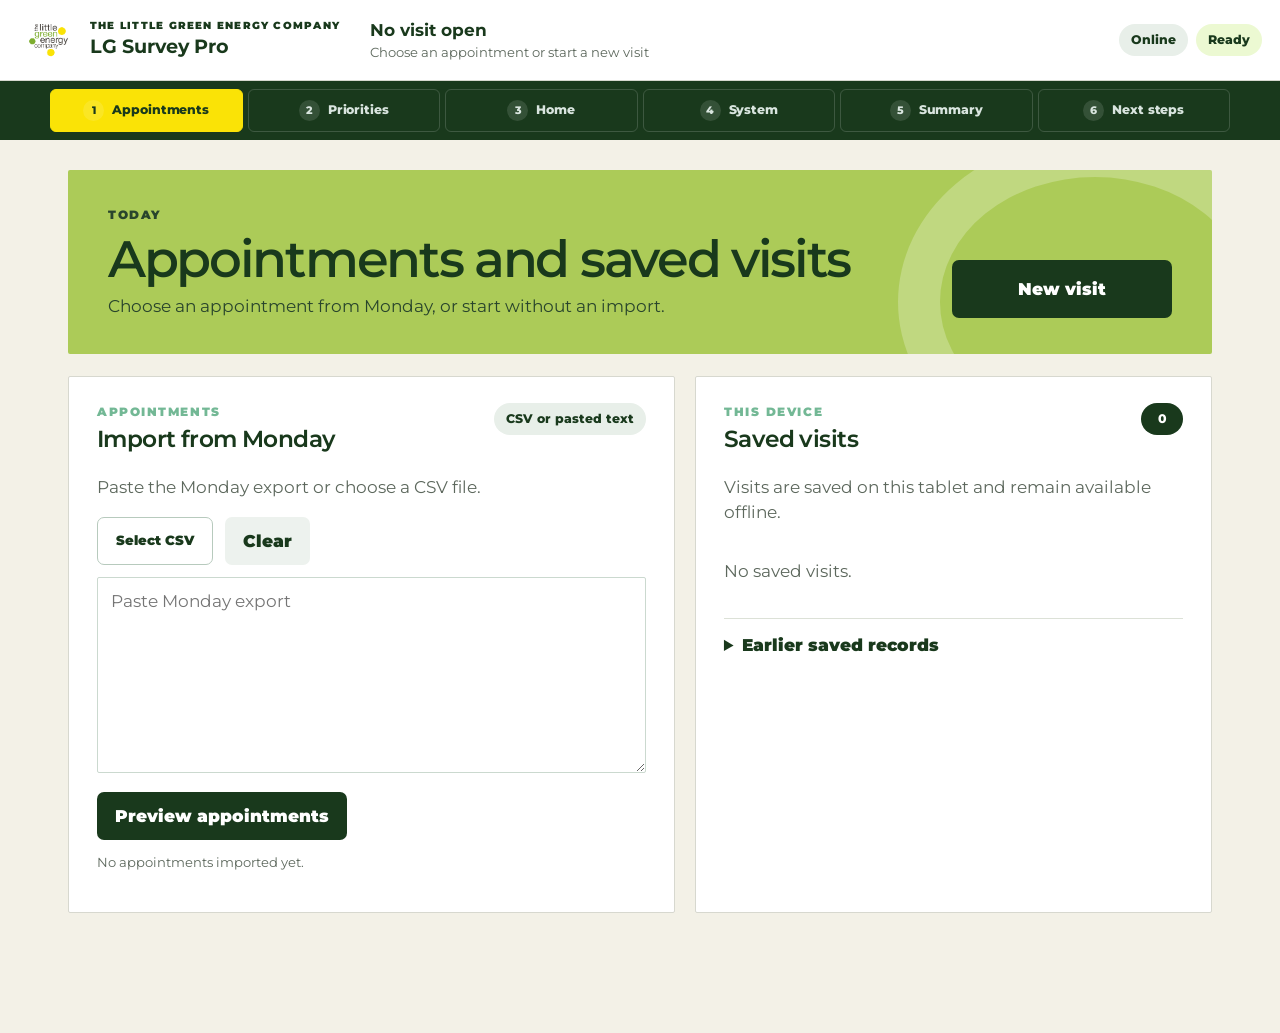
<file: index.html>
<!doctype html>
<html lang="en">
<head>
  <meta charset="utf-8">
  <meta name="viewport" content="width=device-width,initial-scale=1,viewport-fit=cover">
  <meta name="theme-color" content="#073b2a">
  <meta name="lg-survey-version" content="v4.0.0-preview">
  <title>LG Survey Pro</title>
  <link rel="icon" href="icon.svg" type="image/svg+xml">
  <link rel="manifest" href="manifest.json">
  <link rel="stylesheet" href="styles.css">
  <link rel="stylesheet" href="brand.css">
  <script src="vendor/pdf-lib.min.js" defer></script>
  <script type="module" src="app.js"></script>
</head>
<body>
  <header class="appHeader">
    <button class="brand" id="homeButton" aria-label="Return to visits">
      <img src="tlgec-logo.png" alt="The Little Green Energy Company">
      <span><small>THE LITTLE GREEN ENERGY COMPANY</small><strong>LG Survey Pro</strong></span>
    </button>
    <div class="visitIdentity">
      <strong id="activeCustomer">No visit open</strong>
      <span id="activeAddress">Choose an appointment or start a new visit</span>
    </div>
    <div class="saveCluster" aria-live="polite">
      <span id="connectionBadge" class="statusPill">Checking</span>
      <span id="saveBadge" class="statusPill saved">Ready</span>
    </div>
  </header>

  <nav class="journeyNav" id="journeyNav" aria-label="Visit sections">
    <button data-screen="visits" class="active"><span>1</span>Appointments</button>
    <button data-screen="conversation"><span>2</span>Priorities</button>
    <button data-screen="home"><span>3</span>Home</button>
    <button data-screen="solution"><span>4</span>System</button>
    <button data-screen="review"><span>5</span>Summary</button>
    <button data-screen="close"><span>6</span>Next steps</button>
  </nav>

  <main>
    <section class="screen active" id="screen-visits">
      <div class="startHero">
        <div>
          <span class="eyebrow">Today</span>
          <h1>Appointments and saved visits</h1>
          <p>Choose an appointment from Monday, or start without an import.</p>
        </div>
        <button class="primary large" id="newVisitTop">New visit</button>
      </div>

      <div class="workspaceGrid">
        <article class="card importCard">
          <div class="cardHeading">
            <div><span class="eyebrow">Appointments</span><h2>Import from Monday</h2></div>
            <span class="tag">CSV or pasted text</span>
          </div>
          <p>Paste the Monday export or choose a CSV file.</p>
          <div class="buttonRow">
            <label class="secondary fileButton">Select CSV<input id="mondayFile" type="file" accept=".csv,text/csv" hidden></label>
            <button class="quiet" id="clearImport">Clear</button>
          </div>
          <textarea id="mondayPaste" rows="7" placeholder="Paste Monday export"></textarea>
          <button class="primary" id="previewMonday">Preview appointments</button>
          <p class="fieldHelp" id="importStatus" role="status">No appointments imported yet.</p>
          <div id="importPreview" class="appointmentList"></div>
        </article>

        <article class="card savedCard">
          <div class="cardHeading"><div><span class="eyebrow">This device</span><h2>Saved visits</h2></div><span class="count" id="savedCount">0</span></div>
          <p>Visits are saved on this tablet and remain available offline.</p>
          <div id="savedVisits" class="savedList"></div>
          <details class="legacyPanel">
            <summary>Earlier saved records</summary>
            <p>Records from an earlier version are available to download.</p>
            <div id="legacyVisits" class="savedList compact"></div>
          </details>
        </article>
      </div>
    </section>

    <section class="screen" id="screen-conversation">
      <div class="sectionIntro">
        <div><span class="eyebrow">Your priorities</span><h1>What matters to you?</h1><p>Your home, energy use and what you would like to achieve.</p></div>
        <span class="stageCue">Priorities</span>
      </div>

      <article class="card compactCard">
        <div class="cardHeading"><div><h2>Contact and energy details</h2></div><span class="tag" id="importSource">New visit</span></div>
        <div class="formGrid three">
          <label>First name<input data-bind="customer.firstName" autocomplete="given-name"></label>
          <label>Surname<input data-bind="customer.lastName" autocomplete="family-name"></label>
          <label>Email<input data-bind="customer.email" type="email" autocomplete="email"></label>
          <label>Phone<input data-bind="customer.phone" autocomplete="tel"></label>
          <label class="span2">Address<input data-bind="customer.address" autocomplete="street-address"></label>
        </div>
        <div class="promptBlock">
          <span class="prompt">Energy use</span>
          <div class="choiceRow" data-choice="readiness.billStatus">
            <button data-value="received">Bill available</button><button data-value="requested">Bill requested</button><button data-value="unavailable">Not available</button>
          </div>
          <div class="formGrid three slim">
            <label>Annual use (kWh)<input data-bind="energy.annualKwh" type="number" inputmode="decimal"></label>
            <label>Annual spend (£)<input data-bind="energy.annualSpend" type="number" inputmode="decimal"></label>
            <label>Import rate (p/kWh)<input data-bind="energy.importRate" type="number" inputmode="decimal"></label>
            <label>Export rate (p/kWh)<input data-bind="energy.exportRate" type="number" inputmode="decimal"></label>
            <label>Off-peak rate (p/kWh)<input data-bind="energy.offPeakRate" type="number" inputmode="decimal" placeholder="Only if applicable"></label>
            <label>Off-peak window (hours)<input data-bind="energy.offPeakHours" type="number" min="0" step="0.5" inputmode="decimal"></label>
            <label>Maximum charge power (kW)<input data-bind="energy.offPeakChargeKw" type="number" min="0" step="0.1" inputmode="decimal"></label>
            <label class="span2">Remaining peak use available to shift (kWh/day)<input data-bind="energy.eligiblePeakKwhPerDay" type="number" min="0" step="0.1" inputmode="decimal" placeholder="Leave blank if unknown"></label>
          </div>
          <p class="fieldHelp">Off-peak savings are included only when a rate and shiftable peak use are entered.</p>
        </div>
      </article>

      <article class="card conversationCard">
        <div class="promptBlock">
          <span class="prompt">Who is involved in the decision?</span>
          <div class="choiceRow" data-choice="discovery.decisionMakers">
            <button data-value="Everyone is here">Everyone involved is here</button><button data-value="Someone else is involved">Someone else is involved</button><button data-value="Customer deciding alone">Just me</button>
          </div>
        </div>
        <div class="promptBlock">
          <span class="prompt">What matters most to you?</span>
          <div class="choiceGrid" data-multi-choice="discovery.goals">
            <button data-value="Lower bills">Lower bills</button><button data-value="Energy independence">Energy independence</button><button data-value="Backup protection">Backup protection</button><button data-value="Lower carbon">Lower carbon</button><button data-value="Future-proof the home">Future-proof the home</button><button data-value="Make better use of existing solar">Use existing solar better</button>
          </div>
        </div>
        <div class="promptBlock">
          <span class="prompt">How might the project be funded?</span>
          <div class="choiceGrid" data-choice="discovery.financeRoute">
            <button data-value="Own savings / cash">Savings / cash</button><button data-value="Company finance">Finance</button><button data-value="Green mortgage or incentive">Green mortgage / incentive</button><button data-value="Unsure">Not sure yet</button>
          </div>
        </div>
        <div class="promptBlock">
          <span class="prompt">Any planned changes at home?</span>
          <div class="choiceGrid" data-multi-choice="discovery.futureLoads">
            <button data-value="Electric vehicle">Electric vehicle</button><button data-value="Heat pump">Heat pump</button><button data-value="Home working">More home working</button><button data-value="Growing household">Growing household</button><button data-value="Nothing planned">Nothing planned</button>
          </div>
        </div>
        <div class="promptBlock twoPrompt">
          <div><span class="prompt">How important is backup power?</span><div class="choiceRow" data-choice="discovery.backupNeed"><button data-value="Important">Important</button><button data-value="Nice to have">Nice to have</button><button data-value="Not a priority">Not a priority</button></div></div>
          <div><span class="prompt">Preferred timing</span><div class="choiceRow" data-choice="discovery.timeline"><button data-value="As soon as practical">Soon</button><button data-value="Within 3 months">Within 3 months</button><button data-value="Exploring for later">Exploring</button></div></div>
        </div>
        <div class="commitmentPrompt">
          <span class="eyebrow">Initial thoughts</span>
          <h2>If the proposal fits, how would you feel about moving forward?</h2>
          <div class="choiceRow light" data-choice="discovery.openingCommitment"><button data-value="Yes, if it works">Ready to move forward</button><button data-value="Possibly">Open to it</button><button data-value="I need to understand more">Still exploring</button></div>
        </div>
        <label>Questions or points to note<textarea data-bind="discovery.notes" rows="4" placeholder="Anything else to consider"></textarea></label>
      </article>
      <div class="pageActions"><button class="primary" data-next="home">Continue to home</button></div>
    </section>

    <section class="screen" id="screen-home">
      <div class="sectionIntro">
        <div><span class="eyebrow">Your home</span><h1>Home and installation details</h1><p>Roof, equipment locations and installation routes.</p></div>
        <span class="stageCue">Home</span>
      </div>

      <div class="workspaceGrid homeGrid">
        <article class="card">
          <h2>Roof and solar area</h2>
          <div class="formGrid two">
            <label>Proposed panel count<input data-bind="site.panelCount" type="number" min="0" inputmode="numeric"></label>
            <label>Electrical supply<select data-bind="site.supplyPhase"><option value="Single Phase">Single phase</option><option value="Three Phase">Three phase</option><option value="Needs confirmation">Needs confirmation</option></select></label>
            <label>Panel area and orientation<input data-bind="site.panelAreas" placeholder="Rear roof, south-west"></label>
          </div>
          <span class="prompt smallPrompt">Roof covering</span>
          <div class="choiceGrid roofChoices" data-choice="site.roofCovering"><button data-value="Concrete pantile">Concrete pantile</button><button data-value="Plain tile">Plain tile</button><button data-value="Slate">Slate</button><button data-value="Metal sheet">Metal sheet</button><button data-value="Fibre cement">Fibre cement</button><button data-value="Flat roof">Flat roof</button><button data-value="In-roof">In-roof</button><button data-value="Ground mount">Ground mount</button><button data-value="Other">Other</button></div>
          <span class="prompt smallPrompt">Mounting system</span>
          <div class="choiceGrid roofChoices" data-choice="site.framingKey"><button data-value="Pantile">Pantile</button><button data-value="Plain Tile">Plain tile</button><button data-value="Slate">Slate</button><button data-value="Trapezoidal">Trapezoidal</button><button data-value="Standing Seam">Standing seam</button><button data-value="Fibre Cement">Fibre cement</button><button data-value="Flat Roof">Flat roof</button><button data-value="In-Roof">In-roof</button><button data-value="Ground Screws">Ground mount</button></div>
          <label class="switchLine compactSwitch"><input type="checkbox" data-check="site.framingOverride.enabled"><span><strong>Different roof or mounting system</strong></span></label>
          <div id="framingOverrideFields" hidden><label>Description<input data-bind="site.framingOverride.description" placeholder="Roof and proposed fixing method"></label><p class="reviewNotice">The mounting and price will be confirmed before quotation.</p></div>
          <label>Roof notes<textarea data-bind="site.roofNotes" rows="5" placeholder="Shading, obstructions, condition or other observations"></textarea></label>
        </article>

        <article class="card">
          <h2>Installation plan</h2>
          <div class="formGrid two">
            <label>Battery location<input data-bind="site.locations.battery" placeholder="Garage wall"></label>
            <label>Inverter location<input data-bind="site.locations.inverter" placeholder="With battery / loft / utility"></label>
            <label>Gateway location<input data-bind="site.locations.gateway" placeholder="Near incoming supply"></label>
            <label>Meter box / supply<input data-bind="site.locations.meterBox" placeholder="External front wall"></label>
          </div>
          <div class="routeGrid">
            <div class="routeCard"><strong>AC cable route</strong><label>Run length (m)<input data-bind="site.cables.acMeters" type="number" min="0" inputmode="decimal"></label><label>Route<input data-bind="site.cables.acRoute"></label></div>
            <div class="routeCard"><strong>DC cable route</strong><label>Run length (m)<input data-bind="site.cables.dcMeters" type="number" min="0" inputmode="decimal"></label><label>Route<input data-bind="site.cables.dcRoute"></label></div>
          </div>
          <div class="reviewNotice" id="cableReview" hidden><strong>Cable route over 10 metres</strong><p>The final route and any allowance will be confirmed before quotation.</p></div>
          <div class="formGrid two">
            <label>Scaffolding<select data-bind="site.scaffold.required"><option value="unknown">To confirm</option><option value="yes">Required</option><option value="no">Not required</option></select></label>
            <label>Number of lifts<input data-bind="site.scaffold.lifts" type="number" min="0" inputmode="numeric"></label>
          </div>
          <label>Installation notes<textarea data-bind="site.technicalNotes" rows="4" placeholder="Access, constraints or other points to consider"></textarea></label>
        </article>
      </div>

      <article class="card mediaCard">
        <div class="cardHeading"><div><span class="eyebrow">Property</span><h2>Photos and video</h2></div><span class="count" id="mediaCount">0</span></div>
        <div class="mediaActions">
          <select id="mediaCategory"><option>Roof</option><option>Meter box</option><option>Battery / inverter location</option><option>Cable route</option><option>Access</option><option>Other</option></select>
          <label class="primary fileButton">Add photos or video<input id="mediaInput" type="file" accept="image/*,video/*" capture="environment" multiple hidden></label>
        </div>
        <div id="mediaGrid" class="mediaGrid"></div>
      </article>
      <div class="pageActions"><button class="secondary" id="fieldBackup">Download visit backup</button><button class="primary" data-next="solution">Continue to system</button></div>
    </section>

    <section class="screen" id="screen-solution">
      <div class="sectionIntro">
        <div><span class="eyebrow">System</span><h1>Proposed system</h1><p>Solar, storage and indicative pricing for this home.</p></div>
        <span class="stageCue">System</span>
      </div>

      <article class="card compactCard">
        <span class="prompt">System type</span>
        <div class="choiceRow largeChoices" data-choice="solution.systemType">
          <button data-value="solar-battery">Solar + battery</button><button data-value="solar-only">Solar only</button><button data-value="battery-only">Battery only</button>
        </div>
      </article>

      <div class="workspaceGrid solutionGrid">
        <article class="card" id="solarBuilder">
          <div class="cardHeading"><div><span class="eyebrow">Solar</span><h2>Panels and inverter</h2></div><span class="tag" id="solarSize">0 kWp</span></div>
          <span class="prompt smallPrompt">Panel</span>
          <div class="choiceGrid panelChoices" data-choice="solution.panelKey" id="panelChoices"><button data-value="sunpower-p7-500">SunPower P7 500W</button><button data-value="aiko-495">Aiko 495W</button><button data-value="trina-440">Trina 440W</button><button data-value="sunpower-m-475">SunPower M Class 475W</button></div>
          <div class="formGrid two"><label>Panel count<input data-bind="solution.panelCount" type="number" min="0" inputmode="numeric"></label><label id="panelDimensions">Panel dimensions</label></div>
          <label class="switchLine compactSwitch"><input type="checkbox" data-check="solution.panelOverride.enabled"><span><strong>Use a different panel</strong></span></label>
          <div id="panelOverrideFields" class="formGrid three" hidden><label>Manufacturer<input data-bind="solution.panelOverride.manufacturer"></label><label>Model<input data-bind="solution.panelOverride.model"></label><label>Power (W)<input data-bind="solution.panelOverride.watts" type="number"></label><label>Width (mm)<input data-bind="solution.panelOverride.widthMm" type="number"></label><label>Height (mm)<input data-bind="solution.panelOverride.heightMm" type="number"></label><label>Depth (mm)<input data-bind="solution.panelOverride.depthMm" type="number"></label><p class="reviewNotice span3">Product and price will be confirmed before quotation.</p></div>
          <span class="prompt smallPrompt">Inverter</span>
          <div class="choiceRow" data-choice="solution.inverterBrand"><button data-value="SigEnergy">Sigenergy</button><button data-value="SolarEdge">SolarEdge</button><button data-value="Powerwall3">Tesla Powerwall</button></div>
          <label id="sigControllerSolar">Sigenergy controller<select data-bind="solution.sigController" data-controller-select></select></label>
        </article>

        <article class="card" id="batteryBuilder">
          <div class="cardHeading"><div><span class="eyebrow">Storage</span><h2>Battery storage</h2></div><span class="tag" id="batteryCapacity">No battery</span></div>
          <div class="batterySuggestion" id="batterySuggestion"></div>
          <div class="productChoices" data-choice="solution.batteryBrand">
            <button data-value="Sigenergy"><img src="sigenergy-battery.webp" alt=""><span>Sigenergy</span></button>
            <button data-value="Tesla"><img src="tesla-powerwall.webp" alt=""><span>Tesla</span></button>
            <button data-value="None"><span>No battery</span></button>
          </div>
          <div id="sigBatteryFields" class="formGrid two">
            <label>Battery module<select data-bind="solution.sigModule"><option value="6">BAT 6</option><option value="10">BAT 10</option></select></label>
            <label>Quantity<input data-bind="solution.batteryQty" type="number" min="0" max="6" inputmode="numeric"></label>
            <label id="sigControllerBattery">Sigenergy controller<select data-bind="solution.sigController" data-controller-select></select></label>
            <label>Gateway<select data-bind="solution.gateway"><option value="yes">Included</option><option value="no">Not included</option></select></label>
          </div>
          <div id="teslaBatteryFields" class="formGrid two">
            <label>Powerwall 3 quantity<input data-bind="solution.batteryQty" type="number" min="0" max="6" inputmode="numeric"></label>
            <label>DC expansions<input data-bind="solution.expansionQty" type="number" min="0" max="5" inputmode="numeric"></label>
            <label>Gateway<select data-bind="solution.gateway"><option value="yes">Included</option><option value="no">Not included</option></select></label>
          </div>
        </article>
      </div>

      <article class="card priceCard">
        <div class="priceLead">
          <span class="eyebrow">Indicative installed price</span>
          <strong id="primaryPrice">Price unavailable</strong>
          <p id="pricingStatus">Complete the mapped product choices to calculate.</p>
        </div>
        <details class="internalDetails">
          <summary>Additional allowances</summary>
          <div class="internalGrid">
            <label><input type="checkbox" data-check="solution.extras.birdProtection"> Bird protection</label>
            <label><input type="checkbox" data-check="solution.extras.evCharger"> EV charger</label>
            <label><input type="checkbox" data-check="solution.extras.cableApproved"> Additional cabling</label>
            <label>Additional cabling cost allowance (£)<input data-bind="solution.extras.cableCost" type="number" min="0" inputmode="decimal"></label>
            <label>Groundworks / other cost allowance (£)<input data-bind="solution.extras.unusualCost" type="number" min="0" inputmode="decimal"></label>
            <label>Description<input data-bind="solution.extras.unusualLabel"></label>
            <label>Discount (£)<input data-bind="solution.priceControl.discount" data-money="discount" inputmode="decimal" placeholder="-500"></label>
            <label>Additional amount (£)<input data-bind="solution.priceControl.surcharge" data-money="positive" inputmode="decimal" placeholder="0"></label>
            <label>Final total override (£)<input data-bind="solution.priceControl.totalOverride" data-money="positive" inputmode="decimal" placeholder="Leave blank to calculate"></label>
            <button type="button" class="quiet" id="restoreCalculatedPrice">Use calculated price</button>
            <p class="fieldHelp span2" id="priceControlStatus">Using the calculated price.</p>
          </div>
        </details>
      </article>

      <article class="card secondaryOptionCard internalOnly">
        <label class="switchLine"><input type="checkbox" data-check="solution.secondary.enabled"><span><strong>Compare another option</strong></span></label>
        <div id="secondaryFields" hidden>
          <div class="formGrid three">
            <label>Option name<input data-bind="solution.secondary.name" placeholder="More storage"></label>
            <label>Panel count<input data-bind="solution.secondary.panelCount" type="number" min="0"></label>
            <label>Battery brand<select data-bind="solution.secondary.batteryBrand"><option>Sigenergy</option><option>Tesla</option><option>None</option></select></label>
            <label>Battery quantity<input data-bind="solution.secondary.batteryQty" type="number" min="0"></label>
            <label>DC expansions<input data-bind="solution.secondary.expansionQty" type="number" min="0"></label>
            <label>Summary<input data-bind="solution.secondary.note" placeholder="More overnight cover"></label>
            <label>Discount (£)<input data-bind="solution.secondary.priceControl.discount" data-money="discount" inputmode="decimal" placeholder="-500"></label>
            <label>Additional amount (£)<input data-bind="solution.secondary.priceControl.surcharge" data-money="positive" inputmode="decimal" placeholder="0"></label>
            <label>Final total override (£)<input data-bind="solution.secondary.priceControl.totalOverride" data-money="positive" inputmode="decimal" placeholder="Leave blank to calculate"></label>
            <button type="button" class="quiet" id="restoreSecondaryPrice">Use calculated price</button>
          </div>
          <p class="secondaryPrice" id="secondaryPrice"></p>
        </div>
      </article>
      <div class="pageActions"><button class="primary" data-next="review">Continue to summary</button></div>
    </section>

    <section class="screen customerScreen" id="screen-review">
      <div class="customerToolbar internalOnly">
        <button class="secondary" id="togglePresentation">Full-screen summary</button>
      </div>
      <div id="customerRecommendation" class="customerRecommendation"></div>
      <details class="card financePanel internalOnly">
        <summary>Finance illustration</summary>
        <label class="switchLine"><input type="checkbox" data-check="finance.enabled"><span><strong>Include a finance illustration</strong></span></label>
        <div id="financeFields" class="formGrid four" hidden>
          <label>System price used (£)<input id="financePrice" readonly></label>
          <label>Illustrative annual rate (%)<input data-bind="finance.annualRate" type="number" min="0" step="0.01" inputmode="decimal"></label>
          <label>Term (years)<input data-bind="finance.termYears" type="number" min="1" max="30" inputmode="numeric"></label>
          <div class="financeResult" id="financeResult"></div>
        </div>
        <p class="fieldHelp">Illustration only. Subject to the final scheme terms, eligibility and approval. This is not a finance offer.</p>
      </details>
      <div class="pageActions internalOnly"><button class="primary" data-next="close">Continue</button></div>
    </section>

    <section class="screen" id="screen-close">
      <div class="sectionIntro">
        <div><span class="eyebrow">Next steps</span><h1>What would you like to do next?</h1><p>Any questions can be noted below, along with the agreed next step.</p></div>
        <span class="stageCue">Next steps</span>
      </div>
      <article class="card closeCard">
        <span class="eyebrow">Your decision</span>
        <h2 id="closeQuestion">Does this proposal work for you?</h2>
        <div class="choiceGrid" data-choice="close.position"><button data-value="Yes - ready for the formal next step">Yes, take the next step</button><button data-value="Positive - needs time to consider">I would like some time</button><button data-value="Needs another person involved">I would like to involve someone else</button><button data-value="Not the right fit today">Not for me at the moment</button></div>
        <label>Questions or points to note<textarea data-bind="close.concerns" rows="4" placeholder="Anything else to consider"></textarea></label>
      </article>

      <article class="card outputCard">
        <div class="cardHeading"><div><span class="eyebrow">Your summary</span><h2>Indicative solution summary</h2></div><span class="tag">Indicative</span></div>
        <p>Download the summary, then open the email draft and attach the PDF.</p>
        <div class="outputActions">
          <button class="primary" id="downloadPdf">Download PDF</button>
          <button class="primary" id="openEmail">Open email draft</button>
        </div>
        <p class="fileInstruction" id="pdfInstruction">No PDF downloaded yet.</p>
      </article>

      <details class="card visitRecords">
        <summary>Visit records</summary>
        <div class="workspaceGrid">
          <article>
            <h2>Installation brief</h2>
            <button class="secondary" id="downloadTechnical">Download installation brief</button>
          </article>
          <article>
            <h2>Monday summary</h2>
            <button class="secondary" id="downloadCrm">Download Monday summary</button>
          </article>
        </div>
      </details>
      <div class="pageActions"><button class="quiet" data-next="visits">Back to visits</button><button class="primary" id="completeVisit">Save and finish</button></div>
    </section>
  </main>

  <div class="toast" id="toast" role="status" aria-live="polite"></div>
</body>
</html>
</file>
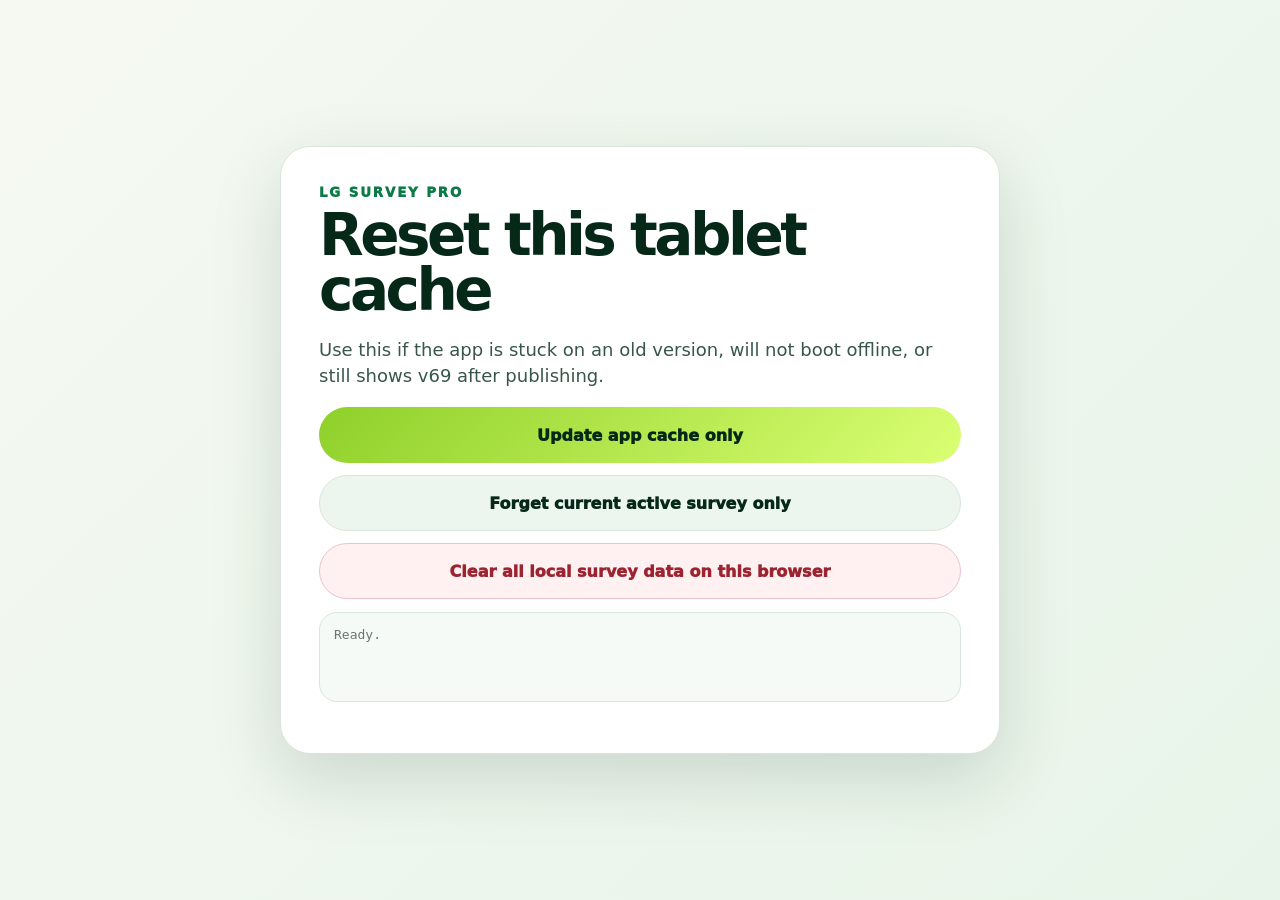
<file: reset.html>
<!doctype html>
<html lang="en">
<head>
  <meta charset="utf-8">
  <meta name="viewport" content="width=device-width,initial-scale=1,viewport-fit=cover">
  <meta name="theme-color" content="#062819">
  <title>LG Survey Pro reset</title>
  <style>
    :root{--deep:#062819;--green:#0b7a46;--lime:#8fd02a;--line:#d8e5dc;--muted:#64786e}
    *{box-sizing:border-box}
    body{margin:0;min-height:100vh;display:grid;place-items:center;padding:22px;background:linear-gradient(135deg,#f5f9f2,#e8f4e9);color:var(--deep);font-family:system-ui,-apple-system,BlinkMacSystemFont,"Segoe UI",Arial,sans-serif}
    .card{width:min(720px,100%);background:#fff;border:1px solid var(--line);border-radius:30px;padding:clamp(22px,4vw,38px);box-shadow:0 24px 70px rgba(6,40,25,.15)}
    small{display:block;color:var(--green);font-weight:950;letter-spacing:.14em;text-transform:uppercase}
    h1{margin:8px 0 10px;font-size:clamp(34px,6vw,58px);line-height:.96;letter-spacing:-.06em}
    p{color:#39564a;font-size:18px;line-height:1.45}
    button{display:block;width:100%;min-height:56px;margin:12px 0;border:0;border-radius:999px;padding:14px 18px;background:linear-gradient(135deg,var(--lime),#dbff73);color:var(--deep);font:inherit;font-weight:950}
    .secondary{background:#edf5ef;color:var(--deep);border:1px solid var(--line)}
    .danger{background:#fff1f1;color:#9c2430;border:1px solid #ecc3c8}
    pre{min-height:90px;white-space:pre-wrap;background:#f6faf6;border:1px solid var(--line);border-radius:18px;padding:14px;color:var(--muted);font-size:13px}
  </style>
</head>
<body>
  <main class="card">
    <small>LG Survey Pro</small>
    <h1>Reset this tablet cache</h1>
    <p>Use this if the app is stuck on an old version, will not boot offline, or still shows v69 after publishing.</p>
    <button id="cache">Update app cache only</button>
    <button class="secondary" id="active">Forget current active survey only</button>
    <button class="danger" id="all">Clear all local survey data on this browser</button>
    <pre id="status">Ready.</pre>
  </main>
  <script>
    const ACTIVE_SURVEY_KEYS = ['lg-v4-active-survey-id', 'lg-v2-active-survey-id'];
    const DB_NAME = 'lg-survey-pro-v2';
    const statusBox = document.getElementById('status');
    const log = text => { statusBox.textContent += `\n${text}`; };
    const appUrl = () => `./?v4reset=${Date.now()}`;

    async function cleanAppShell() {
      log('Removing service workers...');
      if ('serviceWorker' in navigator) {
        const regs = await navigator.serviceWorker.getRegistrations();
        await Promise.all(regs.map(reg => reg.unregister().catch(() => false)));
        log(`Service workers removed: ${regs.length}`);
      }
      if ('caches' in window) {
        const keys = await caches.keys();
        await Promise.all(keys.map(key => caches.delete(key)));
        log(`Caches cleared: ${keys.length}`);
      }
    }

    function deleteDb(name) {
      return new Promise(resolve => {
        const req = indexedDB.deleteDatabase(name);
        req.onsuccess = req.onerror = req.onblocked = () => resolve();
      });
    }

    async function clearSurveyData() {
      log('Clearing the survey database...');
      await deleteDb(DB_NAME);
      if (indexedDB.databases) {
        const dbs = await indexedDB.databases();
        await Promise.all(dbs
          .map(db => db.name)
          .filter(name => /survey|tlgec|lg/i.test(name || ''))
          .map(name => deleteDb(name)));
      }
      Object.keys(localStorage)
        .filter(key => /survey|tlgec|lg/i.test(key))
        .forEach(key => localStorage.removeItem(key));
      log('Local survey data cleared.');
    }

    document.getElementById('cache').onclick = async () => {
      statusBox.textContent = 'Working...';
      await cleanAppShell();
      location.replace(appUrl());
    };

    document.getElementById('active').onclick = async () => {
      statusBox.textContent = 'Working...';
      ACTIVE_SURVEY_KEYS.forEach(key => localStorage.removeItem(key));
      await cleanAppShell();
      log('Current active survey pointer cleared. Saved surveys are kept.');
      location.replace(appUrl());
    };

    document.getElementById('all').onclick = async () => {
      if (!confirm('This removes saved LG Survey data from this browser. Continue only if you have exported anything important.')) return;
      statusBox.textContent = 'Working...';
      await cleanAppShell();
      await clearSurveyData();
      location.replace(appUrl());
    };
  </script>
</body>
</html>
</file>
<file: styles.css>
:root{--forest:#073b2a;--forest-2:#0b5238;--lime:#b8ee32;--lime-2:#d9fa72;--cream:#f4f7f1;--paper:#fff;--ink:#10261d;--muted:#607168;--line:#dce6de;--warn:#fff5d6;--danger:#a83b2c;--shadow:0 12px 34px rgba(7,59,42,.09);--radius:24px}*{box-sizing:border-box}html{scroll-behavior:smooth}body{margin:0;background:var(--cream);color:var(--ink);font-family:Inter,Aptos,"Segoe UI",Arial,sans-serif;font-size:17px;line-height:1.45}button,input,select,textarea{font:inherit}button{cursor:pointer}.appHeader{position:sticky;top:0;z-index:30;display:grid;grid-template-columns:auto 1fr auto;gap:24px;align-items:center;padding:12px max(18px,env(safe-area-inset-left));background:rgba(255,255,255,.96);border-bottom:1px solid var(--line);backdrop-filter:blur(14px)}.brand{display:flex;align-items:center;gap:12px;border:0;background:none;text-align:left;color:var(--forest)}.brand img{width:54px;height:54px;object-fit:contain}.brand span{display:grid}.brand small{font-size:.64rem;font-weight:900;letter-spacing:.12em}.brand strong{font-size:1.2rem}.visitIdentity{display:grid;min-width:0}.visitIdentity strong,.visitIdentity span{white-space:nowrap;overflow:hidden;text-overflow:ellipsis}.visitIdentity span{font-size:.82rem;color:var(--muted)}.saveCluster{display:flex;gap:8px}.statusPill,.tag,.count,.stageCue{display:inline-flex;align-items:center;justify-content:center;border-radius:999px;padding:7px 12px;background:#e8efe9;color:var(--forest);font-weight:800;font-size:.78rem}.statusPill.saved{background:#ecf9d2}.journeyNav{position:sticky;top:79px;z-index:25;display:flex;gap:8px;padding:10px max(18px,calc((100vw - 1320px)/2));overflow-x:auto;background:var(--forest)}.journeyNav button{flex:1;min-width:130px;display:flex;align-items:center;justify-content:center;gap:8px;border:1px solid rgba(255,255,255,.17);border-radius:999px;padding:10px 14px;background:transparent;color:#d9e5df;font-weight:800}.journeyNav button span{display:grid;place-items:center;width:24px;height:24px;border-radius:50%;background:rgba(255,255,255,.12)}.journeyNav button.active{background:var(--lime);color:var(--forest);border-color:var(--lime)}main{max-width:1320px;margin:auto;padding:24px max(18px,env(safe-area-inset-left)) 100px}.screen{display:none}.screen.active{display:block}.startHero,.sectionIntro{display:flex;align-items:flex-end;justify-content:space-between;gap:28px;margin-bottom:24px;padding:34px;border-radius:32px;background:linear-gradient(120deg,var(--forest),#116a45);color:#fff;box-shadow:var(--shadow)}.startHero h1,.sectionIntro h1{max-width:780px;margin:5px 0 8px;font-size:clamp(2rem,4vw,3.65rem);line-height:1.02;letter-spacing:-.045em}.startHero p,.sectionIntro p{max-width:780px;margin:0;color:#d8e8df}.eyebrow{display:block;color:#73b895;font-size:.75rem;font-weight:900;letter-spacing:.13em;text-transform:uppercase}.startHero .eyebrow,.sectionIntro .eyebrow{color:var(--lime-2)}.stageCue{background:rgba(255,255,255,.14);color:white;font-size:1rem}.workspaceGrid{display:grid;grid-template-columns:1.08fr .92fr;gap:20px}.card{margin-bottom:20px;padding:26px;border:1px solid var(--line);border-radius:var(--radius);background:var(--paper);box-shadow:var(--shadow)}.card h2{margin:0 0 8px;font-size:1.45rem;letter-spacing:-.025em}.card p{color:var(--muted)}.cardHeading{display:flex;align-items:flex-start;justify-content:space-between;gap:18px;margin-bottom:14px}.cardHeading h2,.cardHeading p{margin:2px 0}.count{min-width:42px;background:var(--forest);color:#fff}.primary,.secondary,.quiet{min-height:48px;border-radius:14px;padding:11px 18px;font-weight:900}.primary{border:0;background:linear-gradient(135deg,#1eb058,var(--lime));color:var(--forest);box-shadow:0 8px 20px rgba(80,170,40,.18)}.primary.large{min-width:220px;min-height:58px}.secondary{border:1px solid #b7cabd;background:#fff;color:var(--forest)}.quiet{border:0;background:#edf2ee;color:var(--forest)}.buttonRow,.pageActions,.outputActions,.mediaActions{display:flex;align-items:center;gap:12px;flex-wrap:wrap}.fileButton{display:inline-flex;align-items:center;justify-content:center;cursor:pointer}.pageActions{justify-content:flex-end;margin-top:22px}.outputActions button{flex:1}.importCard textarea{width:100%;margin:12px 0}.fieldHelp{font-size:.82rem}.appointmentList,.savedList{display:grid;gap:10px;margin-top:14px}.appointmentItem,.savedItem{display:flex;align-items:center;justify-content:space-between;gap:14px;padding:15px;border:1px solid var(--line);border-radius:16px;background:#fbfdfb}.appointmentItem div,.savedItem div{display:grid}.appointmentItem span,.savedItem span{color:var(--muted);font-size:.8rem}.appointmentItem button,.savedItem button{border:0;border-radius:11px;padding:10px 14px;background:var(--forest);color:white;font-weight:800}.legacyPanel{margin-top:18px;border-top:1px solid var(--line);padding-top:14px}.legacyPanel summary,.internalDetails summary,.financePanel summary{cursor:pointer;color:var(--forest);font-weight:900}.formGrid{display:grid;gap:14px}.formGrid.two{grid-template-columns:repeat(2,minmax(0,1fr))}.formGrid.three{grid-template-columns:repeat(3,minmax(0,1fr))}.formGrid.four{grid-template-columns:repeat(4,minmax(0,1fr))}.formGrid.slim{margin-top:14px}.span2{grid-column:span 2}label{display:grid;gap:7px;color:#32473e;font-size:.83rem;font-weight:800}input,select,textarea{width:100%;min-height:48px;border:1px solid #cbd9cf;border-radius:13px;padding:11px 13px;background:#fff;color:var(--ink);outline:none}textarea{resize:vertical}input:focus,select:focus,textarea:focus{border-color:#2c9f60;box-shadow:0 0 0 4px rgba(44,159,96,.12)}.promptBlock{padding:20px 0;border-top:1px solid var(--line)}.promptBlock:first-child{padding-top:0;border-top:0}.prompt{display:block;margin-bottom:12px;color:var(--forest);font-size:1.15rem;font-weight:900}.smallPrompt{font-size:.85rem}.choiceRow,.choiceGrid{display:flex;flex-wrap:wrap;gap:10px}.choiceGrid button,.choiceRow button{min-height:46px;border:1px solid #b8cabf;border-radius:999px;padding:9px 16px;background:#fff;color:var(--forest);font-weight:800}.choiceGrid button.selected,.choiceRow button.selected{border-color:var(--forest);background:var(--forest);color:#fff;box-shadow:inset 0 0 0 2px var(--lime)}.largeChoices button{flex:1;min-width:190px;font-size:1.05rem}.twoPrompt{display:grid;grid-template-columns:1fr 1fr;gap:22px}.commitmentPrompt{margin:12px 0 24px;padding:26px;border-radius:22px;background:var(--forest);color:white}.commitmentPrompt h2{max-width:820px;margin:5px 0 18px;font-size:1.7rem}.choiceRow.light button{border-color:rgba(255,255,255,.35);background:rgba(255,255,255,.08);color:white}.choiceRow.light button.selected{background:var(--lime);color:var(--forest)}.routeGrid{display:grid;grid-template-columns:1fr 1fr;gap:12px;margin:18px 0}.routeCard{display:grid;gap:10px;padding:16px;border-radius:17px;background:#f3f7f3}.reviewNotice{margin:14px 0;padding:15px;border-radius:15px;background:var(--warn);border:1px solid #eedb95}.reviewNotice p{margin:2px 0}.mediaCard{margin-top:20px}.mediaActions{justify-content:space-between}.mediaActions select{max-width:300px}.mediaGrid{display:grid;grid-template-columns:repeat(4,minmax(0,1fr));gap:14px;margin-top:18px}.mediaItem{position:relative;overflow:hidden;border:1px solid var(--line);border-radius:16px;background:#f4f7f4}.mediaItem img,.mediaItem video{display:block;width:100%;height:170px;object-fit:cover}.mediaMeta{display:grid;gap:7px;padding:10px}.mediaMeta label{display:flex;align-items:center}.mediaMeta input[type=checkbox]{width:auto;min-height:0}.mediaMeta button{border:0;background:none;color:var(--danger);text-align:left}.productChoices{display:grid;grid-template-columns:repeat(3,1fr);gap:10px;margin:14px 0}.productChoices button{display:grid;place-items:center;gap:8px;min-height:130px;border:1px solid var(--line);border-radius:17px;background:#fff;color:var(--forest);font-weight:900}.productChoices button.selected{border:3px solid var(--lime);background:#f7ffe8}.productChoices img{width:92px;height:76px;object-fit:contain}.batterySuggestion{padding:13px;border-radius:14px;background:#eef5ef;color:var(--forest);font-size:.9rem}.priceCard{display:flex;align-items:center;justify-content:space-between;gap:30px;background:var(--forest);color:white}.priceLead strong{display:block;font-size:clamp(2.3rem,5vw,4rem);line-height:1}.priceLead p{margin:8px 0;color:#cfe0d6}.priceCard .eyebrow{color:var(--lime)}.internalDetails{min-width:min(100%,530px);padding:17px;border-radius:16px;background:white;color:var(--ink)}.internalGrid{display:grid;grid-template-columns:repeat(2,1fr);gap:12px;margin-top:14px}.internalGrid>label:has(input[type=checkbox]){display:flex;align-items:center}.internalGrid input[type=checkbox],.switchLine input{width:22px;min-height:22px}.switchLine{display:flex;align-items:center;gap:14px}.switchLine span{display:grid}.switchLine small{color:var(--muted)}.secondaryOptionCard{border-style:dashed}.secondaryPrice{font-size:1.3rem;font-weight:900;color:var(--forest)}.customerToolbar{display:flex;justify-content:space-between;gap:20px;align-items:center;margin-bottom:18px;padding:15px 20px;border-radius:18px;background:#e6eee8}.customerToolbar div{display:grid}.customerToolbar span{font-size:.82rem;color:var(--muted)}.customerRecommendation{overflow:hidden;border-radius:34px;background:#fff;box-shadow:0 22px 55px rgba(7,59,42,.13)}.recommendHero{display:grid;grid-template-columns:1.25fr .75fr;min-height:330px;background:linear-gradient(120deg,var(--forest),#146744);color:white}.recommendCopy{padding:46px}.recommendCopy h1{max-width:700px;margin:10px 0 14px;font-size:clamp(2.5rem,5vw,4.5rem);line-height:.98;letter-spacing:-.05em}.recommendCopy p{max-width:660px;color:#d8e8df}.recommendProduct{display:grid;place-items:center;padding:28px;background:radial-gradient(circle at 50% 45%,rgba(184,238,50,.24),transparent 55%)}.recommendProduct img{max-width:290px;max-height:260px;object-fit:contain;filter:drop-shadow(0 25px 20px rgba(0,0,0,.2))}.recommendBody{padding:34px 46px}.recommendMetrics{display:grid;grid-template-columns:repeat(4,1fr);gap:12px}.metric{padding:18px;border-radius:18px;background:#f1f6f2}.metric span{display:block;color:var(--muted);font-size:.78rem;font-weight:800}.metric strong{display:block;margin-top:5px;color:var(--forest);font-size:1.35rem}.recommendSections{display:grid;grid-template-columns:1fr 1fr;gap:28px;margin-top:28px}.recommendSections h2{color:var(--forest)}.plainList{padding:0;list-style:none}.plainList li{padding:9px 0;border-bottom:1px solid var(--line)}.priceStatement{margin-top:28px;padding:28px;border-radius:22px;background:#e8fbc8;color:var(--forest)}.priceStatement strong{display:block;font-size:3rem;line-height:1}.priceStatement small{display:block;margin-top:8px}.secondCustomerOption{margin-top:18px;padding:22px;border:1px solid var(--line);border-radius:20px}.financePanel{margin-top:20px}.financeResult{padding:11px;border-radius:13px;background:#edf7e1}.financeResult strong{display:block;font-size:1.2rem}.closeCard h2{max-width:820px;font-size:2rem}.outputCard{background:#eef8e8}.fileInstruction{padding:12px;border-radius:12px;background:white}.toast{position:fixed;right:22px;bottom:22px;z-index:100;max-width:420px;padding:14px 18px;border-radius:14px;background:var(--forest);color:white;box-shadow:var(--shadow);opacity:0;transform:translateY(20px);pointer-events:none;transition:.2s}.toast.show{opacity:1;transform:none}.presentation .appHeader,.presentation .journeyNav,.presentation .internalOnly{display:none}.presentation main{max-width:none;padding:0;background:#fff}.presentation #screen-review{display:block}.presentation .customerRecommendation{min-height:100vh;border-radius:0;box-shadow:none}.presentation .recommendHero{min-height:48vh}.presentationExit{position:fixed;right:16px;top:16px;z-index:120;border:0;border-radius:999px;padding:10px 15px;background:rgba(255,255,255,.9);color:var(--forest);font-weight:900}.hidden{display:none!important}@media(max-width:900px){body{font-size:16px}.appHeader{grid-template-columns:1fr auto}.visitIdentity{display:none}.brand small{display:none}.journeyNav{top:79px}.journeyNav button{min-width:105px}.journeyNav button span{display:none}.workspaceGrid,.recommendHero,.recommendSections{grid-template-columns:1fr}.formGrid.three,.formGrid.four{grid-template-columns:repeat(2,1fr)}.mediaGrid{grid-template-columns:repeat(3,1fr)}.priceCard{align-items:stretch;flex-direction:column}.internalDetails{min-width:0;width:100%}.recommendProduct{display:none}.recommendMetrics{grid-template-columns:repeat(2,1fr)}}@media(max-width:600px){.saveCluster .statusPill:first-child{display:none}.journeyNav{top:79px;padding:8px}.journeyNav button{min-width:84px;padding:9px}.startHero,.sectionIntro{align-items:stretch;flex-direction:column;padding:24px}.formGrid.two,.formGrid.three,.formGrid.four,.twoPrompt,.routeGrid,.internalGrid{grid-template-columns:1fr}.span2{grid-column:auto}.mediaGrid{grid-template-columns:repeat(2,1fr)}.recommendCopy,.recommendBody{padding:28px 22px}.recommendMetrics{grid-template-columns:1fr 1fr}.outputActions{flex-direction:column}.outputActions button{width:100%}}
</file>
<file: brand.css>
@font-face {
  font-family: "Montserrat";
  src: url("vendor/Montserrat-VariableFont_wght.woff2") format("woff2");
  font-style: normal;
  font-weight: 100 900;
  font-display: swap;
}

.financeCustomer {
  margin-top: 18px;
  padding: 24px;
  border-left: 6px solid var(--yellow);
  background: #f5f4ea;
  color: var(--forest);
}

.financeCustomer h2 { margin: 8px 0; font-size: 1.8rem; }
.financeCustomer p { margin: 0 0 8px; }
.financeCustomer small { color: var(--muted); }
.financeResult small { display: block; margin-top: 4px; }

:root {
  --forest: #19391c;
  --forest-2: #294f28;
  --lime: #accb58;
  --lime-2: #dce98d;
  --yellow: #fae306;
  --cream: #f7f7f7;
  --paper: #fff;
  --ink: #19391c;
  --muted: #5d685d;
  --line: #dce1d7;
  --shadow: 0 12px 34px rgba(25, 57, 28, .08);
  --radius: 18px;
}

body,
button,
input,
select,
textarea {
  font-family: "Montserrat", Arial, Helvetica, sans-serif;
}

.primary {
  border-radius: 7px;
  background: var(--forest);
  color: #fff;
  box-shadow: none;
}

.primary:hover,
.primary:focus-visible {
  background: #254f29;
}

.secondary,
.quiet {
  border-radius: 7px;
}

.journeyNav button {
  border-radius: 6px;
}

.journeyNav button.active {
  background: var(--yellow);
  color: var(--forest);
  border-color: var(--yellow);
}

.customerRecommendation {
  border-radius: 2px;
  background: #f7f7f7;
  box-shadow: 0 18px 50px rgba(25, 57, 28, .12);
}

.recommendMasthead {
  display: flex;
  align-items: center;
  justify-content: space-between;
  gap: 28px;
  min-height: 104px;
  padding: 14px 42px;
  background: #fff;
  border-bottom: 1px solid #eceee8;
}

.recommendMasthead img {
  width: 108px;
  height: 78px;
  object-fit: contain;
  object-position: left center;
}

.recommendMasthead div {
  display: grid;
  gap: 3px;
  text-align: right;
}

.recommendMasthead strong {
  color: var(--forest);
  font-size: .83rem;
  letter-spacing: .08em;
  text-transform: uppercase;
}

.recommendMasthead span {
  color: var(--muted);
  font-size: .76rem;
}

.recommendHero {
  display: grid;
  grid-template-columns: 1.08fr .92fr;
  min-height: 430px;
  background: var(--lime);
  color: var(--forest);
}

.recommendCopy {
  display: flex;
  flex-direction: column;
  justify-content: center;
  padding: 52px 48px 48px;
}

.recommendCopy .eyebrow,
.recommendBody .eyebrow {
  color: var(--forest);
}

.recommendCopy h1 {
  max-width: 720px;
  margin: 12px 0 18px;
  color: var(--forest);
  font-size: clamp(2.55rem, 5vw, 4.65rem);
  font-weight: 520;
  line-height: 1.02;
  letter-spacing: -.045em;
}

.recommendCopy p {
  max-width: 670px;
  margin: 0;
  color: #263d25;
  font-size: 1.03rem;
  line-height: 1.65;
}

.recommendSignature {
  display: grid;
  gap: 2px;
  margin-top: 34px;
  padding-top: 18px;
  border-top: 1px solid rgba(25, 57, 28, .26);
}

.recommendSignature span {
  font-weight: 700;
}

.recommendSignature small {
  color: #385139;
}

.recommendHome {
  position: relative;
  min-height: 430px;
  margin: 0;
  overflow: hidden;
  border-radius: 54% 0 0 54%;
  background: #e8ecdf;
}

.recommendHome img {
  width: 100%;
  height: 100%;
  min-height: 430px;
  object-fit: cover;
}

.recommendHome figcaption {
  position: absolute;
  right: 22px;
  bottom: 22px;
  max-width: 250px;
  padding: 11px 15px;
  background: rgba(255, 255, 255, .92);
  color: var(--forest);
  font-size: .76rem;
  font-weight: 700;
}

.recommendBody {
  padding: 46px;
  background: #fff;
}

.recommendOverview {
  display: grid;
  grid-template-columns: minmax(0, 1.35fr) minmax(220px, .65fr);
  gap: 44px;
  align-items: center;
  margin-bottom: 38px;
}

.recommendOverview h2 {
  max-width: 760px;
  margin: 8px 0 12px;
  color: var(--forest);
  font-size: clamp(2rem, 3.2vw, 3.15rem);
  font-weight: 540;
  line-height: 1.08;
  letter-spacing: -.035em;
}

.recommendOverview p {
  max-width: 740px;
  margin: 0;
  color: var(--muted);
  line-height: 1.65;
}

.recommendProduct {
  display: grid;
  place-items: center;
  min-height: 210px;
  padding: 22px;
  background: #f3f1e7;
}

.recommendProduct img {
  width: 100%;
  max-width: 260px;
  height: 155px;
  object-fit: contain;
  filter: none;
}

.recommendProduct span {
  color: var(--forest);
  font-size: .75rem;
  font-weight: 700;
}

.recommendMetrics {
  display: grid;
  grid-template-columns: repeat(4, 1fr);
  gap: 0;
  margin: 0 -46px;
  padding: 0 46px;
  border-top: 1px solid var(--line);
  border-bottom: 1px solid var(--line);
}

.metric {
  min-height: 112px;
  padding: 26px 24px;
  border-radius: 0;
  background: transparent;
  border-left: 1px solid var(--line);
}

.metric:first-child {
  border-left: 0;
}

.metric span {
  color: var(--muted);
  font-size: .72rem;
  letter-spacing: .05em;
  text-transform: uppercase;
}

.metric strong {
  margin-top: 9px;
  color: var(--forest);
  font-size: 1.28rem;
}

.recommendSections {
  display: grid;
  grid-template-columns: 1fr 1fr;
  gap: 64px;
  margin-top: 48px;
}

.recommendSections h2 {
  margin: 8px 0 12px;
  color: var(--forest);
  font-size: 1.45rem;
  font-weight: 600;
}

.plainList li {
  position: relative;
  padding: 10px 0 10px 21px;
  border-bottom: 1px solid var(--line);
  color: #354a35;
}

.plainList li::before {
  position: absolute;
  top: 17px;
  left: 1px;
  width: 7px;
  height: 7px;
  border-radius: 50%;
  background: var(--lime);
  content: "";
}

.priceStatement {
  display: grid;
  grid-template-columns: minmax(0, 1fr) auto;
  gap: 6px 32px;
  align-items: center;
  margin: 48px -46px 0;
  padding: 30px 46px;
  border-radius: 0;
  background: var(--yellow);
  color: var(--forest);
}

.priceStatement span,
.priceStatement small {
  display: block;
}

.priceStatement span {
  font-size: .8rem;
  font-weight: 800;
  letter-spacing: .05em;
  text-transform: uppercase;
}

.priceStatement small {
  margin-top: 5px;
  color: #394637;
}

.priceStatement strong {
  font-size: clamp(2.4rem, 5vw, 4rem);
  font-weight: 650;
  line-height: 1;
}

.priceStatement p {
  grid-column: 1 / -1;
  margin: 8px 0 0;
  color: #42503f;
  font-size: .72rem;
}

.secondCustomerOption {
  border-radius: 2px;
  border-color: #cbd2c6;
  background: #f8f8f3;
}

.customerAssumptions {
  margin-top: 22px;
  color: var(--muted);
  font-size: .8rem;
}

.recommendFooter {
  display: flex;
  align-items: center;
  justify-content: space-between;
  gap: 28px;
  margin: 34px -46px -46px;
  padding: 25px 46px;
  background: var(--forest);
  color: #fff;
}

.recommendFooter strong {
  color: var(--yellow);
  text-transform: uppercase;
  letter-spacing: .08em;
  font-size: .76rem;
}

.recommendFooter span {
  max-width: 720px;
  text-align: right;
  font-size: .85rem;
}

.presentation .customerRecommendation {
  min-height: 100vh;
  border-radius: 0;
  box-shadow: none;
}

.presentation .recommendMasthead {
  padding-right: 205px;
}

.presentation .recommendMasthead div {
  display: none;
}

.presentation .recommendHero {
  min-height: 44vh;
}

.presentationExit {
  top: 25px;
  border: 1px solid var(--forest);
  border-radius: 5px;
  background: var(--forest);
  color: #fff;
  box-shadow: 0 6px 18px rgba(25, 57, 28, .14);
}

@media (max-width: 900px) {
  .recommendMasthead {
    padding: 12px 28px;
  }

  .presentation .recommendMasthead {
    padding-right: 190px;
  }

  .recommendHero {
    grid-template-columns: 1.08fr .92fr;
    min-height: 380px;
  }

  .recommendCopy {
    padding: 40px 30px;
  }

  .recommendCopy h1 {
    font-size: clamp(2.3rem, 5.5vw, 3.6rem);
  }

  .recommendHome,
  .recommendHome img {
    min-height: 380px;
  }

  .recommendBody {
    padding: 38px 30px;
  }

  .recommendOverview {
    grid-template-columns: minmax(0, 1.25fr) minmax(200px, .75fr);
    gap: 28px;
  }

  .recommendProduct {
    display: grid;
  }

  .recommendMetrics,
  .priceStatement {
    margin-left: -30px;
    margin-right: -30px;
    padding-left: 30px;
    padding-right: 30px;
  }

  .recommendMetrics {
    grid-template-columns: repeat(4, 1fr);
  }

  .metric {
    padding: 22px 13px;
  }

  .metric strong {
    font-size: 1.05rem;
  }

  .recommendFooter {
    margin: 34px -30px -38px;
    padding: 22px 30px;
  }
}

/* Consultation flow: the same restrained Little Green Energy language on every screen. */
html,
body {
  max-width: 100%;
  overflow-x: hidden;
}

[hidden] {
  display: none !important;
}

body {
  background: #f3f1e7;
}

main {
  width: 100%;
  max-width: 1180px;
  padding-top: 30px;
}

.appHeader {
  background: rgba(255, 255, 255, .98);
  border-bottom-color: #d6d8cf;
  box-shadow: none;
}

.journeyNav {
  display: grid;
  grid-template-columns: repeat(6, minmax(0, 1fr));
  gap: 5px;
  padding: 8px max(18px, calc((100vw - 1180px) / 2));
  overflow: visible;
  background: var(--forest);
}

.journeyNav button {
  min-width: 0;
  padding: 10px 7px;
  border-color: rgba(255, 255, 255, .16);
  font-size: .78rem;
  letter-spacing: -.01em;
}

.journeyNav button span {
  width: 21px;
  height: 21px;
  font-size: .68rem;
}

.startHero,
.sectionIntro {
  position: relative;
  min-width: 0;
  margin-bottom: 22px;
  padding: 36px 40px;
  overflow: hidden;
  border: 0;
  border-radius: 2px;
  background: var(--lime);
  color: var(--forest);
  box-shadow: none;
}

.startHero::after,
.sectionIntro::after {
  position: absolute;
  right: -80px;
  bottom: -115px;
  width: 310px;
  height: 250px;
  border: 42px solid rgba(255, 255, 255, .24);
  border-radius: 50%;
  content: "";
}

.startHero > *,
.sectionIntro > * {
  position: relative;
  z-index: 1;
}

.startHero h1,
.sectionIntro h1 {
  margin-top: 10px;
  color: var(--forest);
  font-size: clamp(2.2rem, 4vw, 3.5rem);
  font-weight: 560;
}

.startHero p,
.sectionIntro p,
.startHero .eyebrow,
.sectionIntro .eyebrow {
  color: #29452c;
}

.stageCue {
  border: 1px solid rgba(25, 57, 28, .22);
  border-radius: 2px;
  background: rgba(255, 255, 255, .35);
  color: var(--forest);
}

.workspaceGrid,
.solutionGrid,
.homeGrid,
.workspaceGrid > *,
.solutionGrid > *,
.homeGrid > * {
  min-width: 0;
}

.card {
  min-width: 0;
  padding: 26px 28px;
  border-color: #d7d8cf;
  border-radius: 2px;
  box-shadow: none;
}

.card h2 {
  color: var(--forest);
  font-weight: 620;
}

input,
select,
textarea,
.appointmentItem,
.savedItem,
.routeCard,
.reviewNotice,
.batterySuggestion,
.financeResult,
.fileInstruction {
  border-radius: 2px;
}

input:focus,
select:focus,
textarea:focus {
  border-color: var(--forest);
  box-shadow: 0 0 0 3px rgba(172, 203, 88, .38);
}

.choiceGrid button,
.choiceRow button,
.productChoices button {
  border-radius: 3px;
  box-shadow: none;
}

.choiceGrid button.selected,
.choiceRow button.selected {
  border-color: var(--forest);
  background: var(--forest);
  box-shadow: inset 0 -4px 0 var(--yellow);
}

.conversationCard {
  display: grid;
  grid-template-columns: repeat(2, minmax(0, 1fr));
  gap: 0 34px;
}

.conversationCard > .commitmentPrompt,
.conversationCard > label,
.conversationCard > .twoPrompt {
  grid-column: 1 / -1;
}

.commitmentPrompt {
  border-radius: 2px;
  background: #f3f1e7;
  color: var(--forest);
}

.commitmentPrompt .eyebrow {
  color: var(--forest-2);
}

.choiceRow.light button {
  border-color: #aeb8aa;
  background: #fff;
  color: var(--forest);
}

.choiceRow.light button.selected {
  background: var(--forest);
  color: #fff;
}

.roofChoices,
.panelChoices {
  display: grid;
  grid-template-columns: repeat(4, minmax(0, 1fr));
  margin-bottom: 18px;
}

.roofChoices button,
.panelChoices button {
  width: 100%;
}

.compactSwitch {
  width: fit-content;
  margin: 8px 0 16px;
  padding: 10px 12px;
  border: 1px solid var(--line);
  background: #fafaf6;
}

#panelDimensions {
  align-content: center;
  min-height: 72px;
  padding: 10px 13px;
  border-left: 3px solid var(--lime);
  background: #f4f4ed;
}

#panelDimensions span,
#panelDimensions strong {
  display: block;
}

.span3 {
  grid-column: 1 / -1;
}

.priceCard {
  border: 0;
  border-radius: 2px;
  background: var(--yellow);
  color: var(--forest);
}

.priceCard .eyebrow,
.priceLead p {
  color: var(--forest);
}

.internalDetails {
  border: 1px solid rgba(25, 57, 28, .2);
  border-radius: 2px;
  box-shadow: none;
}

.secondaryOptionCard {
  border-style: solid;
}

.customerToolbar {
  justify-content: flex-end;
  padding: 0;
  background: transparent;
}

.outputCard {
  border-left: 8px solid var(--lime);
  background: #fff;
}

.visitRecords > summary {
  cursor: pointer;
  color: var(--forest);
  font-weight: 800;
}

.visitRecords .workspaceGrid {
  margin-top: 22px;
}

.visitRecords article {
  padding: 18px;
  border: 1px solid var(--line);
  background: #fafaf6;
}

@media (max-width: 1100px) {
  .homeGrid,
  .solutionGrid {
    grid-template-columns: 1fr;
  }

  .recommendCopy h1 {
    font-size: clamp(2.2rem, 5vw, 3.3rem);
  }
}

@media (max-width: 900px) {
  main {
    padding-inline: 16px;
  }

  .journeyNav {
    grid-template-columns: repeat(6, minmax(0, 1fr));
    padding-inline: 8px;
  }

  .journeyNav button {
    min-width: 0;
    padding-inline: 4px;
    font-size: .68rem;
  }

  .journeyNav button span {
    display: none;
  }

  .startHero,
  .sectionIntro {
    padding: 30px;
  }

  .workspaceGrid {
    grid-template-columns: 1fr;
  }

  .conversationCard {
    grid-template-columns: 1fr 1fr;
  }

  .roofChoices,
  .panelChoices {
    grid-template-columns: repeat(2, minmax(0, 1fr));
  }
}

@media (max-width: 620px) {
  .journeyNav {
    display: flex;
    overflow-x: auto;
  }

  .journeyNav button {
    min-width: 92px;
  }

  .conversationCard {
    grid-template-columns: 1fr;
  }

  .conversationCard > .commitmentPrompt,
  .conversationCard > label,
  .conversationCard > .twoPrompt {
    grid-column: auto;
  }
}

@media (max-width: 700px) {
  .recommendMasthead {
    min-height: 82px;
    padding: 8px 20px;
  }

  .presentation .recommendMasthead {
    padding-right: 170px;
  }

  .recommendMasthead img {
    width: 82px;
    height: 62px;
  }

  .recommendMasthead span {
    display: none;
  }

  .recommendHero,
  .recommendOverview,
  .recommendSections {
    grid-template-columns: 1fr;
  }

  .recommendHero {
    min-height: auto;
  }

  .recommendHome {
    min-height: 270px;
    border-radius: 42% 42% 0 0;
  }

  .recommendHome img {
    min-height: 270px;
  }

  .recommendOverview {
    gap: 22px;
  }

  .recommendMetrics {
    grid-template-columns: 1fr 1fr;
  }

  .metric:nth-child(3) {
    border-left: 0;
    border-top: 1px solid var(--line);
  }

  .metric:nth-child(4) {
    border-top: 1px solid var(--line);
  }

  .recommendSections {
    gap: 30px;
  }

  .priceStatement {
    grid-template-columns: 1fr;
  }

  .priceStatement strong {
    margin-top: 8px;
  }

  .recommendFooter {
    display: grid;
  }

  .recommendFooter span {
    text-align: left;
  }
}
</file>
